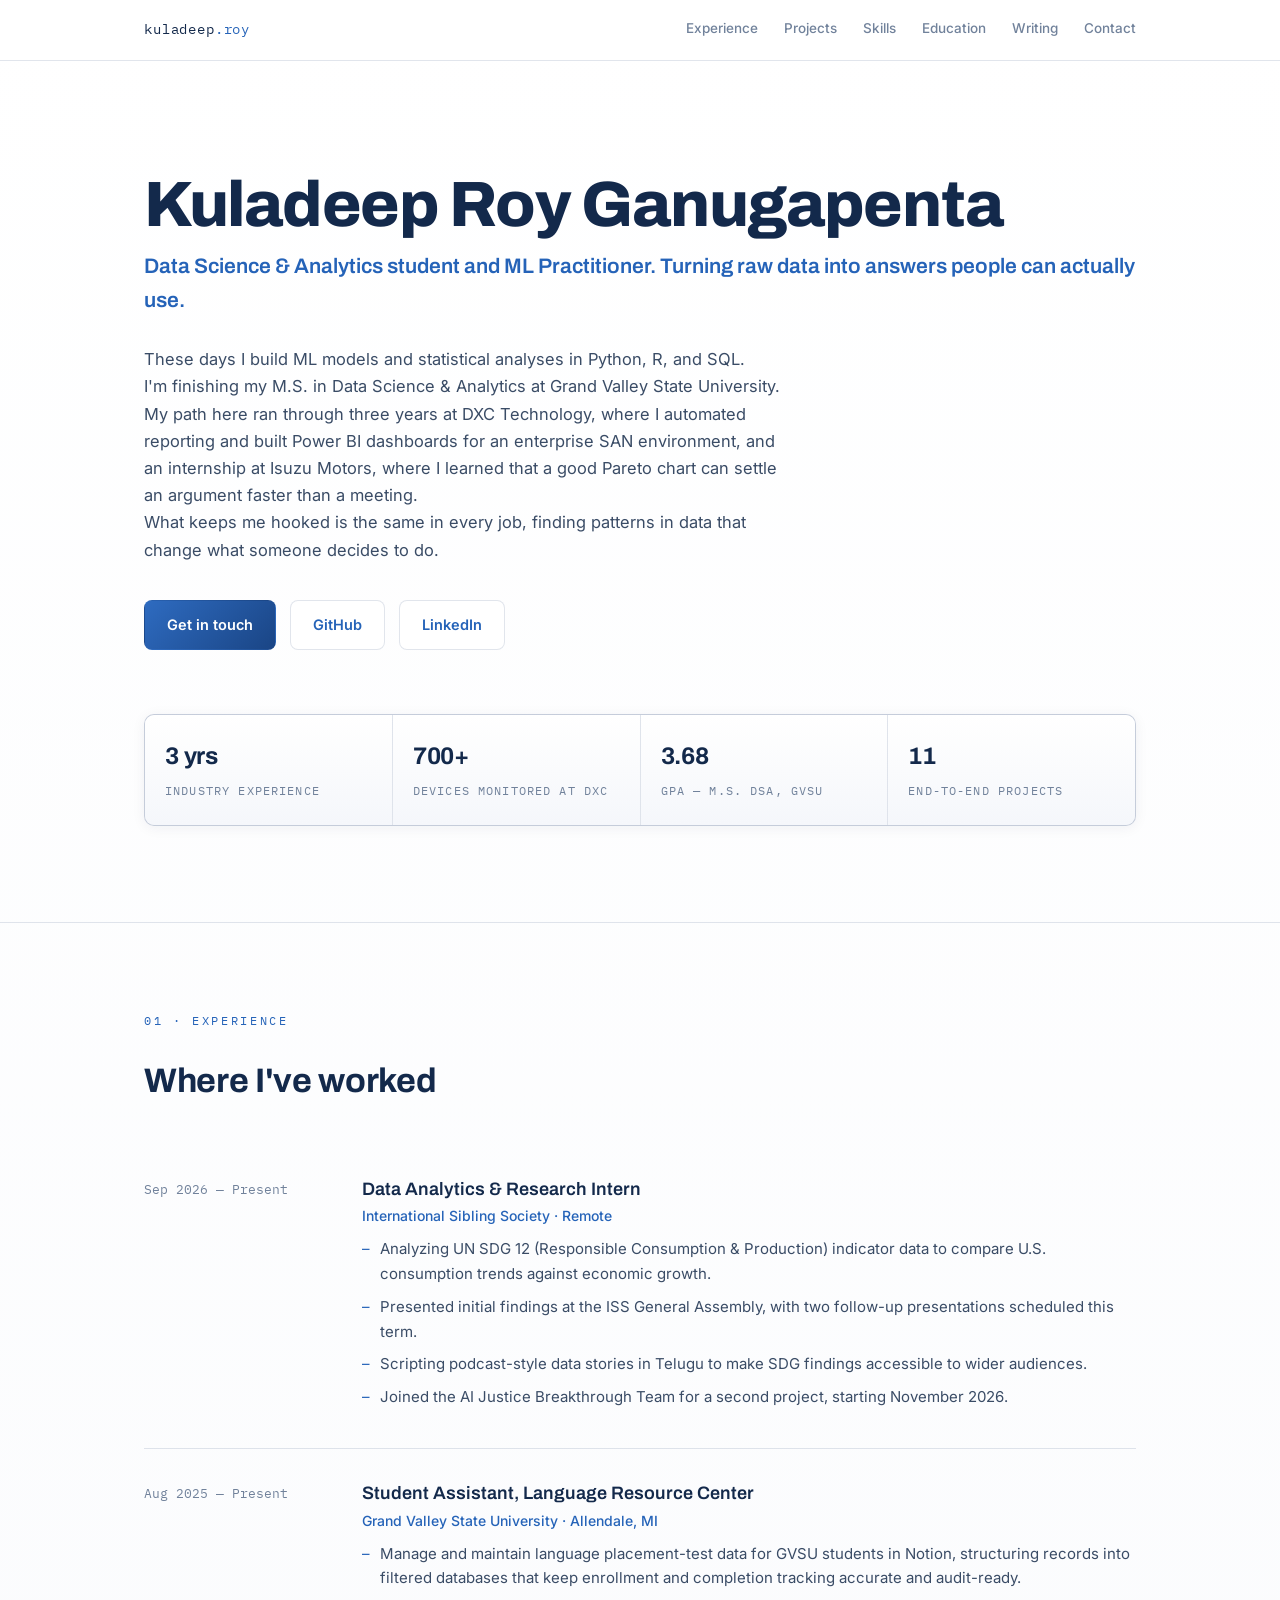
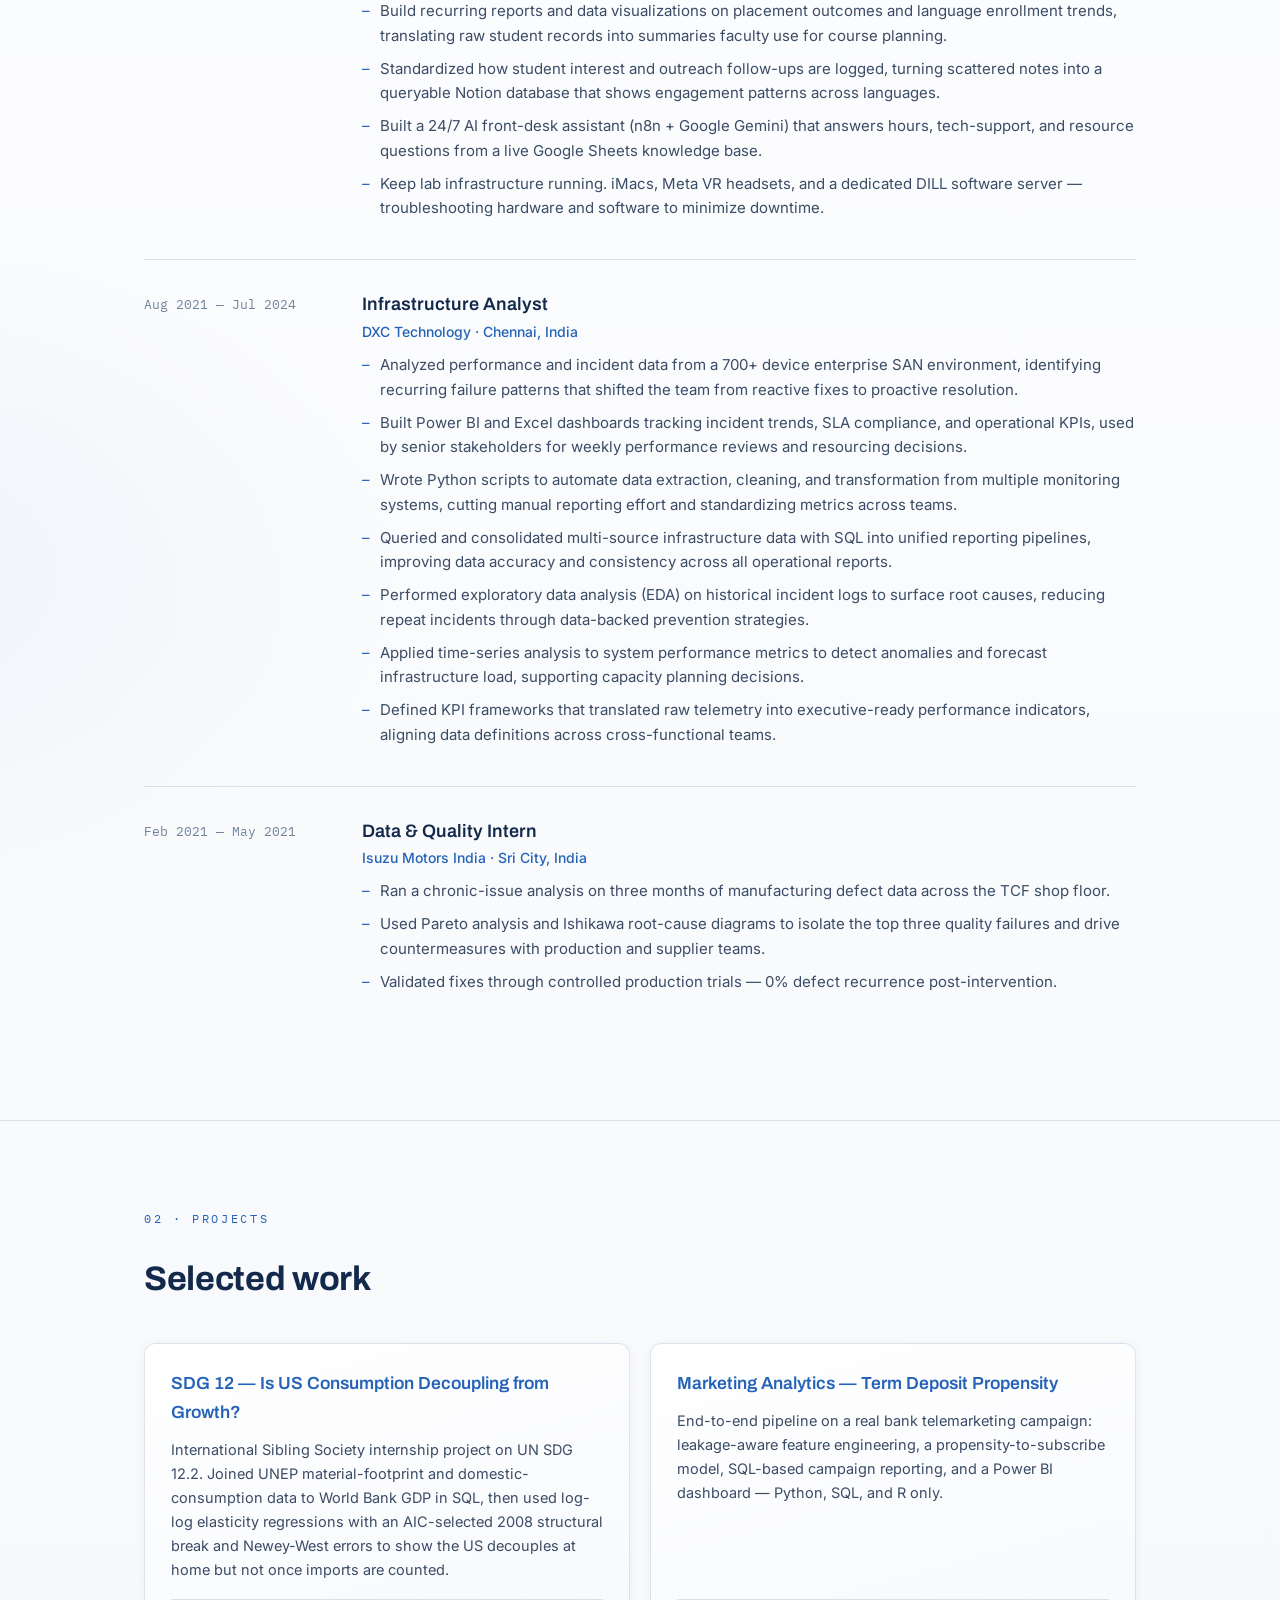
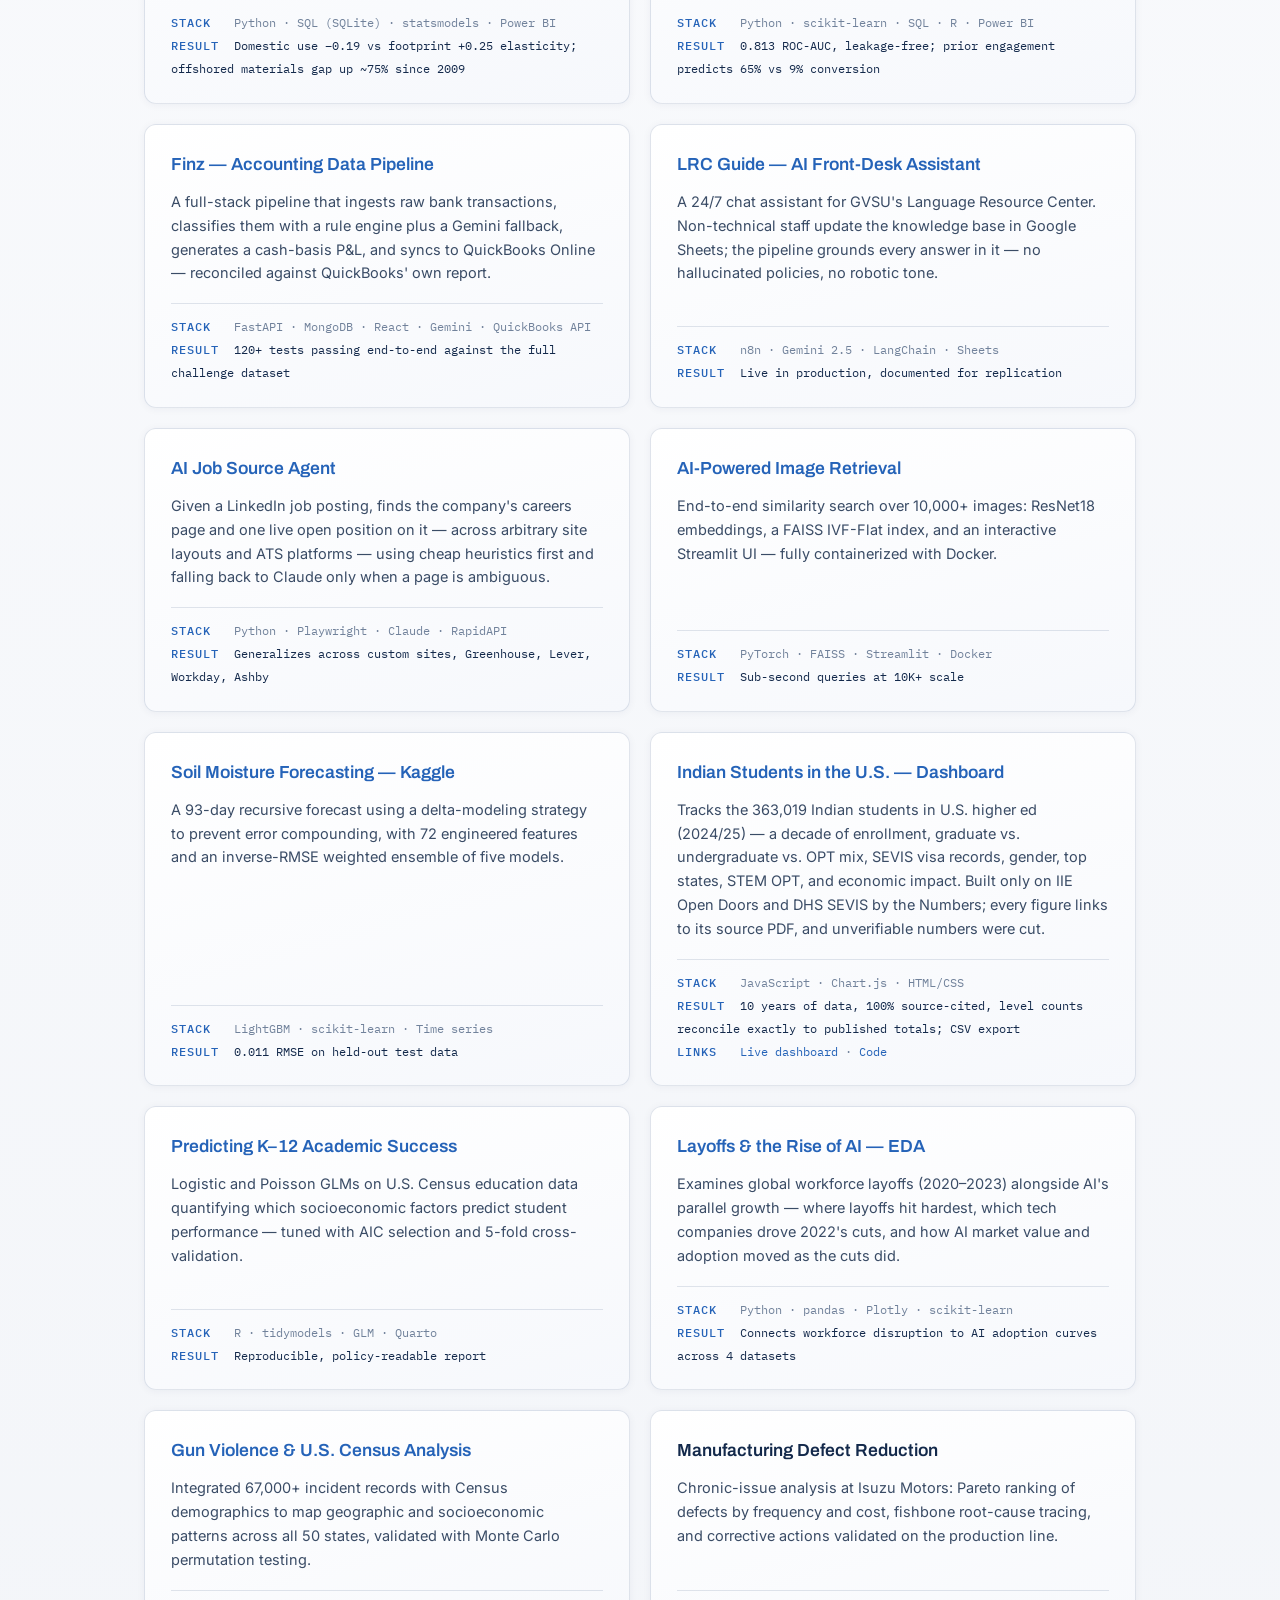
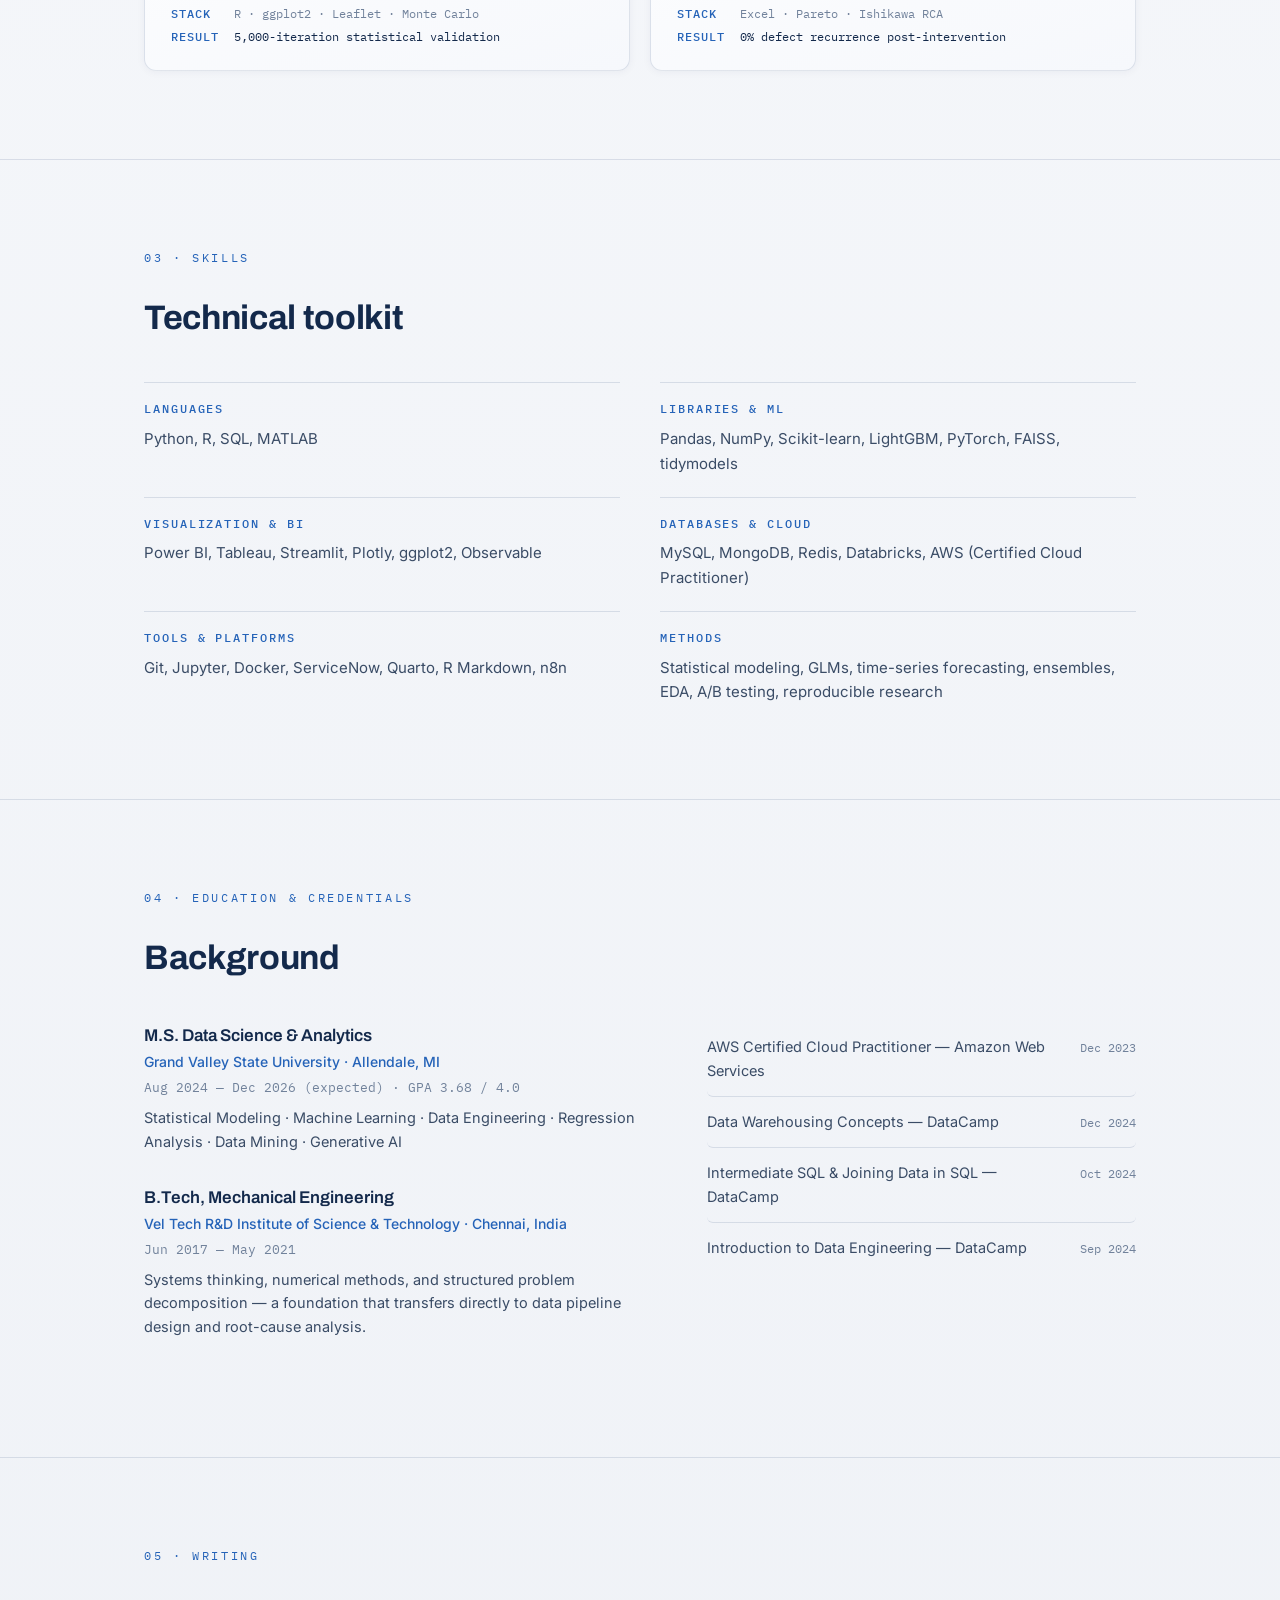
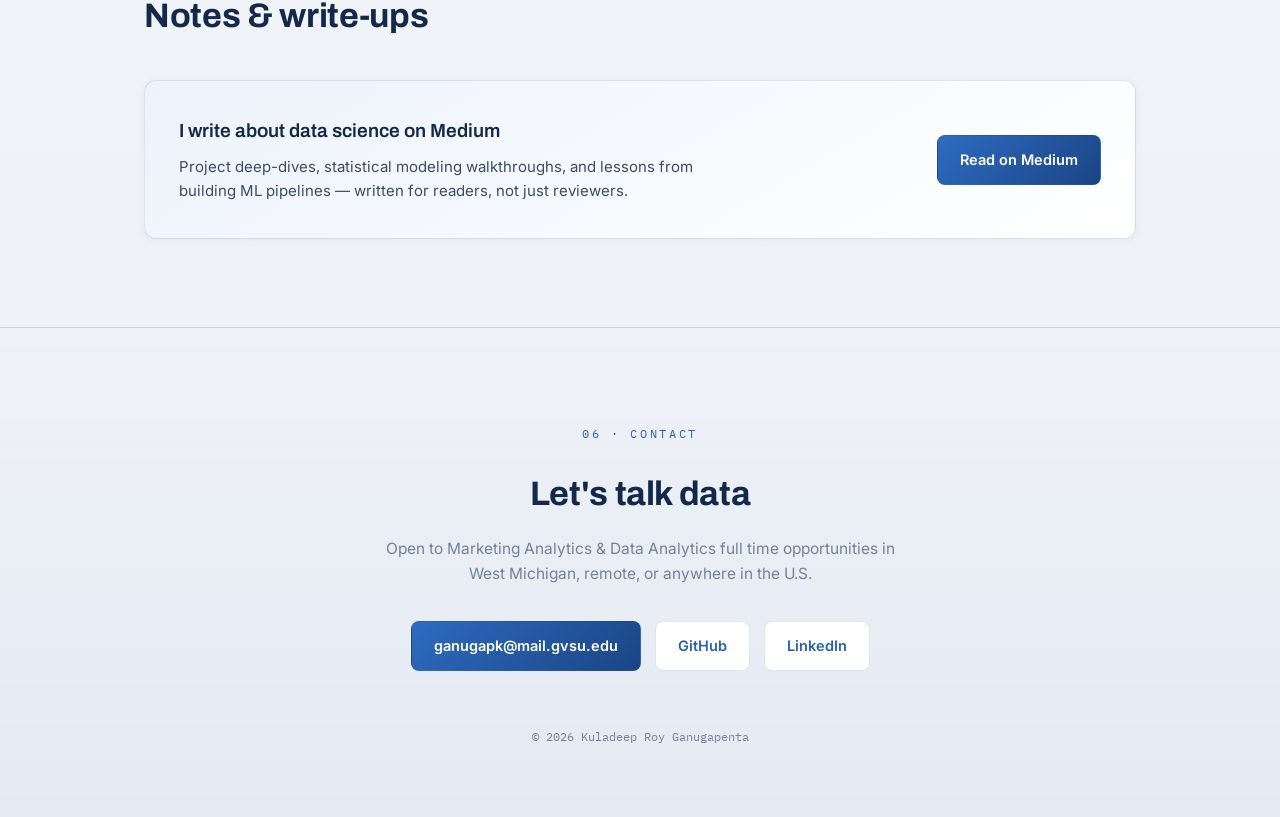
<file: index.html>
<!DOCTYPE html>
<html lang="en">
<head>
<meta charset="UTF-8" />
<meta name="viewport" content="width=device-width, initial-scale=1.0" />
<title>Kuladeep Roy Ganugapenta — Data Science &amp; Analytics</title>
<meta name="description" content="Portfolio of Kuladeep Roy Ganugapenta — M.S. Data Science & Analytics at Grand Valley State University. Python, R, SQL, ML pipelines, and BI dashboards." />

<!-- Google tag (gtag.js) -->
<script async src="https://www.googletagmanager.com/gtag/js?id=G-ZEEN16N4LJ"></script>
<script>
  window.dataLayer = window.dataLayer || [];
  function gtag(){dataLayer.push(arguments);}
  gtag('js', new Date());
  gtag('config', 'G-ZEEN16N4LJ');
</script>

<link rel="preconnect" href="https://fonts.googleapis.com" />
<link rel="preconnect" href="https://fonts.gstatic.com" crossorigin />
<link href="https://fonts.googleapis.com/css2?family=Archivo:wght@500;600;700;800&family=IBM+Plex+Mono:wght@400;500&family=Inter:wght@400;500;600&display=swap" rel="stylesheet" />

<style>
/* ================= COLOR SYSTEM (light gray & white, blue accents) =================
   Edit these eight values to retheme the whole site. */
:root{
  --paper:  #FAFBFD;   /* page background (near-white) */
  --mist:   #EEF1F6;   /* light gray wash */
  --panel:  #FFFFFF;   /* card surface */
  --line:   rgba(28,58,110,0.13); /* hairline borders */
  --blue:   #2563B8;   /* primary accent */
  --navy:   #13294B;   /* headings / dark text */
  --text:   #3A4C66;   /* body text */
  --dim:    #71829B;   /* secondary text */
}

/* ================= BASE ================= */
*{ margin:0; padding:0; box-sizing:border-box; }
html{ scroll-behavior:auto; }
@media (prefers-reduced-motion: no-preference){
  html{ scroll-behavior:smooth; }
}
@media (prefers-reduced-motion: reduce){
  *{
    animation-duration:0.001ms !important; animation-iteration-count:1 !important;
    transition-duration:0.001ms !important; scroll-behavior:auto !important;
  }
}
body{
  background:
    radial-gradient(1100px 520px at 85% -10%, rgba(37,99,184,0.08), transparent 62%),
    radial-gradient(900px 600px at -10% 30%, rgba(37,99,184,0.05), transparent 60%),
    linear-gradient(180deg, #FFFFFF 0%, var(--paper) 30%, var(--mist) 100%);
  background-color: var(--paper);
  color: var(--text);
  font-family: 'Inter', system-ui, sans-serif;
  font-size: 16px;
  line-height: 1.65;
  -webkit-font-smoothing: antialiased;
}
a{ color: var(--blue); text-decoration:none; transition: color .22s ease; }
a:hover{ color: var(--navy); }
a:focus-visible, button:focus-visible{ outline:2px solid var(--blue); outline-offset:3px; border-radius:2px; }
.wrap{ max-width:1040px; margin:0 auto; padding:0 24px; }
section{ padding:88px 0; border-top:1px solid var(--line); }

/* mono eyebrow labels — the ledger voice of the site */
.eyebrow{
  font-family:'IBM Plex Mono', monospace;
  font-size:12px; letter-spacing:0.22em; text-transform:uppercase;
  color:var(--blue); display:block; margin-bottom:22px;
}
h2{
  font-family:'Archivo', sans-serif; font-weight:700;
  font-size:clamp(26px,3.4vw,34px); letter-spacing:-0.01em;
  color:var(--navy); margin-bottom:36px;
}

/* ================= NAV ================= */
nav{
  position:sticky; top:0; z-index:10;
  background:rgba(255,255,255,0.88); backdrop-filter:blur(10px);
  border-bottom:1px solid var(--line);
  transition: box-shadow .3s ease;
}
nav.is-scrolled{ box-shadow:0 2px 20px rgba(19,41,75,0.08); }
.nav-inner{ display:flex; align-items:center; justify-content:space-between; height:60px; }
.brand{ font-family:'IBM Plex Mono', monospace; font-size:14px; color:var(--navy); letter-spacing:0.06em; }
.brand span{ color:var(--blue); }
.nav-links{ display:flex; gap:26px; }
.nav-links a{
  position:relative; font-size:13.5px; color:var(--dim); font-weight:500;
  padding-bottom:4px;
}
.nav-links a::after{
  content:""; position:absolute; left:0; bottom:0; width:100%; height:1.5px;
  background:var(--blue); transform:scaleX(0); transform-origin:left;
  transition: transform .3s cubic-bezier(.4,0,.2,1);
}
.nav-links a:hover{ color:var(--navy); }
.nav-links a:hover::after{ transform:scaleX(1); }

/* ================= HERO ================= */
header.hero{ padding:110px 0 96px; }
.hero-tag{
  font-family:'IBM Plex Mono', monospace; font-size:13px;
  color:var(--blue); letter-spacing:0.18em; text-transform:uppercase; margin-bottom:26px; display:block;
}
h1{
  font-family:'Archivo', sans-serif; font-weight:800;
  font-size:clamp(38px,6vw,64px); line-height:1.06; letter-spacing:-0.02em;
  color:var(--navy); margin-bottom:10px;
}
h1 .accent{
  background:linear-gradient(100deg, #3D7BD0 0%, #1A4585 90%);
  -webkit-background-clip:text; background-clip:text; color:transparent;
}
.hero-role{
  font-family:'Archivo', sans-serif; font-weight:600; font-size:clamp(17px,2.2vw,21px);
  color:var(--blue); margin-bottom:28px;
}
.hero-summary{ max-width:640px; color:var(--text); font-size:16.5px; margin-bottom:36px; }
.hero-actions{ display:flex; flex-wrap:wrap; gap:14px; margin-bottom:44px; }
.btn{
  display:inline-block; padding:12px 22px; border-radius:8px;
  font-weight:600; font-size:14.5px; border:1px solid transparent;
  transition: background .25s ease, border-color .25s ease, color .25s ease,
              transform .25s cubic-bezier(.4,0,.2,1), box-shadow .25s ease;
}
.btn-primary{ background:linear-gradient(135deg, #2E6BC0, #1A4585); color:#fff; }
.btn-primary:hover{
  background:linear-gradient(135deg, #3B7BD4, #205098); color:#fff;
  transform:translateY(-2px); box-shadow:0 10px 22px rgba(37,99,184,0.3);
}
.btn-ghost{ border-color:var(--line); color:var(--blue); background:#FFFFFF; }
.btn-ghost:hover{
  border-color:var(--blue); color:var(--navy);
  transform:translateY(-2px); box-shadow:0 8px 18px rgba(19,41,75,0.1);
}
.btn:active{ transform:translateY(0); box-shadow:none; }
.hero-meta{
  font-family:'IBM Plex Mono', monospace; font-size:13px; color:var(--dim);
  display:flex; flex-wrap:wrap; gap:10px 28px;
}
.hero-meta span::before{ content:"▸ "; color:var(--blue); }

/* ================= HERO ENTRANCE ================= */
@keyframes fadeUpIn{ from{ opacity:0; transform:translateY(18px); } to{ opacity:1; transform:translateY(0); } }
@media (prefers-reduced-motion: no-preference){
  .hero-tag{ animation:fadeUpIn .7s cubic-bezier(.2,.7,.2,1) both; }
  h1{ animation:fadeUpIn .7s cubic-bezier(.2,.7,.2,1) .06s both; }
  .hero-role{ animation:fadeUpIn .7s cubic-bezier(.2,.7,.2,1) .13s both; }
  .hero-summary{ animation:fadeUpIn .7s cubic-bezier(.2,.7,.2,1) .2s both; }
  .hero-actions{ animation:fadeUpIn .7s cubic-bezier(.2,.7,.2,1) .27s both; }
  .facts{ animation:fadeUpIn .7s cubic-bezier(.2,.7,.2,1) .34s both; }
}

/* ================= FACT STRIP ================= */
.facts{
  display:grid; grid-template-columns:repeat(4,1fr); gap:1px;
  background:var(--line); border:1px solid var(--line); border-radius:10px; overflow:hidden;
  margin-top:64px;
  box-shadow:0 2px 14px rgba(19,41,75,0.06);
}
.fact{
  background:linear-gradient(180deg, #FFFFFF, #F5F7FB); padding:22px 20px;
  transition: background .3s ease, transform .3s ease;
}
.fact:hover{ background:linear-gradient(180deg, #FFFFFF, #EEF3FB); transform:translateY(-2px); }
.fact strong{
  display:block; font-family:'Archivo', sans-serif; font-weight:700;
  font-size:24px; color:var(--navy); letter-spacing:-0.01em;
}
.fact small{
  font-family:'IBM Plex Mono', monospace; font-size:11.5px; letter-spacing:0.1em;
  text-transform:uppercase; color:var(--dim);
}

/* ================= EXPERIENCE ================= */
.job{ display:grid; grid-template-columns:190px 1fr; gap:28px; padding:30px 0; border-bottom:1px solid var(--line); }
.job:last-child{ border-bottom:none; }
.job-when{ font-family:'IBM Plex Mono', monospace; font-size:12.5px; color:var(--dim); padding-top:4px; }
.job h3{ font-family:'Archivo', sans-serif; font-weight:600; font-size:18px; color:var(--navy); }
.job .org{ font-size:14px; color:var(--blue); font-weight:500; margin-bottom:10px; }
.job ul{ list-style:none; }
.job li{ padding-left:18px; position:relative; margin-bottom:8px; font-size:15px; color:var(--text); }
.job li::before{ content:"–"; position:absolute; left:0; color:var(--blue); }

/* ================= PROJECTS ================= */
.projects-grid{ display:grid; grid-template-columns:1fr 1fr; gap:20px; }
.project{
  background:linear-gradient(165deg, #FFFFFF 0%, #F6F8FC 100%);
  border:1px solid var(--line); border-radius:12px; padding:26px 26px 22px;
  display:flex; flex-direction:column;
  box-shadow:0 1px 8px rgba(19,41,75,0.05);
  transition: transform .32s cubic-bezier(.2,.7,.2,1), box-shadow .32s ease, border-color .32s ease;
}
.project:hover{
  border-color:rgba(37,99,184,0.4);
  transform:translateY(-6px);
  box-shadow:0 18px 34px rgba(19,41,75,0.13);
}
.project h3{ font-family:'Archivo', sans-serif; font-weight:600; font-size:17.5px; color:var(--navy); margin-bottom:10px; }
.project p{ font-size:14.5px; color:var(--text); margin-bottom:18px; flex:1; }
.project .row{
  font-family:'IBM Plex Mono', monospace; font-size:12px; line-height:1.9;
  border-top:1px solid var(--line); padding-top:12px; color:var(--dim);
}
.project .row b{ color:var(--blue); font-weight:500; letter-spacing:0.08em; }
.project .row span{ color:var(--navy); }

/* ================= SKILLS ================= */
.skills-grid{ display:grid; grid-template-columns:1fr 1fr; gap:14px 40px; }
.skill-group{ border-top:1px solid var(--line); padding:16px 0 6px; }
.skill-group h3{
  font-family:'IBM Plex Mono', monospace; font-size:12px; letter-spacing:0.16em;
  text-transform:uppercase; color:var(--blue); margin-bottom:8px; font-weight:500;
}
.skill-group p{ font-size:15px; color:var(--text); }

/* ================= EDUCATION / CERTS ================= */
.two-col{ display:grid; grid-template-columns:1.2fr 1fr; gap:48px; }
.edu{ margin-bottom:30px; }
.edu h3{ font-family:'Archivo', sans-serif; font-weight:600; font-size:17px; color:var(--navy); }
.edu .org{ color:var(--blue); font-size:14px; font-weight:500; }
.edu .when{ font-family:'IBM Plex Mono', monospace; font-size:12.5px; color:var(--dim); margin:4px 0 8px; }
.edu p{ font-size:14.5px; color:var(--text); }
.cert{
  display:flex; justify-content:space-between; gap:16px; padding:13px 0 13px 0;
  border-bottom:1px solid var(--line); font-size:14.5px; border-radius:6px;
  transition: padding-left .25s ease, background .25s ease;
}
.cert:hover{ padding-left:10px; background:rgba(37,99,184,0.05); }
.cert:last-child{ border-bottom:none; }
.cert em{ font-style:normal; color:var(--dim); font-family:'IBM Plex Mono', monospace; font-size:12px; white-space:nowrap; padding-top:3px; }

/* ================= WRITING ================= */
.writing-card{
  background:linear-gradient(150deg, #EDF3FB, #FFFFFF);
  border:1px solid var(--line); border-radius:12px; padding:34px;
  display:flex; justify-content:space-between; align-items:center; gap:24px; flex-wrap:wrap;
  box-shadow:0 1px 10px rgba(19,41,75,0.05);
  transition: box-shadow .32s ease, transform .32s ease;
}
.writing-card:hover{ box-shadow:0 16px 30px rgba(19,41,75,0.1); transform:translateY(-3px); }
.writing-card p{ max-width:520px; color:var(--text); font-size:15px; }
.writing-card h3{ font-family:'Archivo', sans-serif; font-weight:600; font-size:19px; color:var(--navy); margin-bottom:8px; }

/* ================= FOOTER / CONTACT ================= */
footer{ padding:96px 0 70px; border-top:1px solid var(--line); text-align:center; background:linear-gradient(180deg, transparent, rgba(37,99,184,0.05)); }
footer h2{ margin-bottom:14px; }
footer .sub{ color:var(--dim); max-width:520px; margin:0 auto 34px; font-size:15.5px; }
.foot-links{ display:flex; justify-content:center; flex-wrap:wrap; gap:14px; margin-bottom:56px; }
.copyright{ font-family:'IBM Plex Mono', monospace; font-size:12px; color:var(--dim); }

/* ================= SCROLL REVEAL ================= */
.reveal{
  opacity:0; transform:translateY(22px);
  transition: opacity .7s ease, transform .7s cubic-bezier(.2,.7,.2,1);
}
.reveal.is-visible{ opacity:1; transform:translateY(0); }
@media (prefers-reduced-motion: reduce){
  .reveal{ opacity:1; transform:none; transition:none; }
}

/* ================= RESPONSIVE ================= */
@media (max-width:820px){
  .facts{ grid-template-columns:1fr 1fr; }
  .projects-grid, .skills-grid, .two-col{ grid-template-columns:1fr; }
  .job{ grid-template-columns:1fr; gap:6px; }
  .nav-links{ display:none; }
  section{ padding:64px 0; }
}
</style>
</head>
<body>

<!-- ================= NAV ================= -->
<nav>
  <div class="wrap nav-inner">
    <div class="brand">kuladeep<span>.roy</span></div>
    <div class="nav-links">
      <a href="#experience">Experience</a>
      <a href="#projects">Projects</a>
      <a href="#skills">Skills</a>
      <a href="#education">Education</a>
      <a href="#writing">Writing</a>
      <a href="#contact">Contact</a>
    </div>
  </div>
</nav>
<!-- ================= HERO — EDIT: name, role, summary, links ================= -->
<header class="hero">
  <div class="wrap">
    <h1>Kuladeep Roy Ganugapenta</h1>
    <p class="hero-role">Data Science &amp; Analytics student and ML Practitioner. Turning raw data into answers people can actually use.</p>
    <p class="hero-summary">
      These days I build ML models and statistical analyses in Python, R, and SQL.<br />
      I'm finishing my M.S. in Data Science &amp; Analytics at Grand Valley State University. My path here ran through three years at DXC Technology, where I automated reporting and built Power BI dashboards for an enterprise SAN environment,
      and an internship at Isuzu Motors, where I learned that a good Pareto chart can settle an argument faster than a meeting.<br />
      What keeps me hooked is the same in every job, finding patterns in data that change what someone decides to do.
    </p>
    <div class="hero-actions">
      <a class="btn btn-primary" href="mailto:ganugapk@mail.gvsu.edu">Get in touch</a>
      <a class="btn btn-ghost" href="https://github.com/kdeepr" target="_blank" rel="noopener">GitHub</a>
      <a class="btn btn-ghost" href="https://www.linkedin.com/in/kuladeep-roy-813854210/" target="_blank" rel="noopener">LinkedIn</a>
    </div>

    <!-- EDIT: headline numbers -->
    <div class="facts">
      <div class="fact"><strong>3 yrs</strong><small>Industry experience</small></div>
      <div class="fact"><strong>700+</strong><small>Devices monitored at DXC</small></div>
      <div class="fact"><strong>3.68</strong><small>GPA — M.S. DSA, GVSU</small></div>
      <div class="fact"><strong>11</strong><small>End-to-end projects</small></div>
    </div>
  </div>
</header>

<!-- ================= EXPERIENCE — EDIT: add/remove .job blocks ================= -->
<section id="experience">
  <div class="wrap">
    <span class="eyebrow">01 · Experience</span>
    <h2>Where I've worked</h2>

    <div class="job reveal">
      <div class="job-when">Sep 2026 — Present</div>
      <div>
        <h3>Data Analytics &amp; Research Intern</h3>
        <div class="org"><a href="https://www.issnow.earth" target="_blank" rel="noopener">International Sibling Society</a> · Remote</div>
        <ul>
          <li>Analyzing UN SDG 12 (Responsible Consumption &amp; Production) indicator data to compare U.S. consumption trends against economic growth.</li>
          <li>Presented initial findings at the ISS General Assembly, with two follow-up presentations scheduled this term.</li>
          <li>Scripting podcast-style data stories in Telugu to make SDG findings accessible to wider audiences.</li>
          <li>Joined the AI Justice Breakthrough Team for a second project, starting November 2026.</li>
        </ul>
      </div>
    </div>

    <div class="job reveal">
      <div class="job-when">Aug 2025 — Present</div>
      <div>
        <h3>Student Assistant, Language Resource Center</h3>
        <div class="org">Grand Valley State University · Allendale, MI</div>
        <ul>
          <li>Manage and maintain language placement-test data for GVSU students in Notion, structuring records into filtered databases that keep enrollment and completion tracking accurate and audit-ready.</li>
          <li>Build recurring reports and data visualizations on placement outcomes and language enrollment trends, translating raw student records into summaries faculty use for course planning.</li>
          <li>Standardized how student interest and outreach follow-ups are logged, turning scattered notes into a queryable Notion database that shows engagement patterns across languages.</li>
          <li>Built a 24/7 AI front-desk assistant (n8n + Google Gemini) that answers hours, tech-support, and resource questions from a live Google Sheets knowledge base.</li>
          <li>Keep lab infrastructure running. iMacs, Meta VR headsets, and a dedicated DILL software server — troubleshooting hardware and software to minimize downtime.</li>
        </ul>
      </div>
    </div>

    <div class="job reveal">
      <div class="job-when">Aug 2021 — Jul 2024</div>
      <div>
        <h3>Infrastructure Analyst</h3>
        <div class="org">DXC Technology · Chennai, India</div>
        <ul>
          <li>Analyzed performance and incident data from a 700+ device enterprise SAN environment, identifying recurring failure patterns that shifted the team from reactive fixes to proactive resolution.</li>
          <li>Built Power BI and Excel dashboards tracking incident trends, SLA compliance, and operational KPIs, used by senior stakeholders for weekly performance reviews and resourcing decisions.</li>
          <li>Wrote Python scripts to automate data extraction, cleaning, and transformation from multiple monitoring systems, cutting manual reporting effort and standardizing metrics across teams.</li>
          <li>Queried and consolidated multi-source infrastructure data with SQL into unified reporting pipelines, improving data accuracy and consistency across all operational reports.</li>
          <li>Performed exploratory data analysis (EDA) on historical incident logs to surface root causes, reducing repeat incidents through data-backed prevention strategies.</li>
          <li>Applied time-series analysis to system performance metrics to detect anomalies and forecast infrastructure load, supporting capacity planning decisions.</li>
          <li>Defined KPI frameworks that translated raw telemetry into executive-ready performance indicators, aligning data definitions across cross-functional teams.</li>
        </ul>
      </div>
    </div>

    <div class="job reveal">
      <div class="job-when">Feb 2021 — May 2021</div>
      <div>
        <h3>Data &amp; Quality Intern</h3>
        <div class="org">Isuzu Motors India · Sri City, India</div>
        <ul>
          <li>Ran a chronic-issue analysis on three months of manufacturing defect data across the TCF shop floor.</li>
          <li>Used Pareto analysis and Ishikawa root-cause diagrams to isolate the top three quality failures and drive countermeasures with production and supplier teams.</li>
          <li>Validated fixes through controlled production trials — 0% defect recurrence post-intervention.</li>
        </ul>
      </div>
    </div>
  </div>
</section>

<!-- ================= PROJECTS — EDIT: copy a .project block to add one ================= -->
<section id="projects">
  <div class="wrap">
    <span class="eyebrow">02 · Projects</span>
    <h2>Selected work</h2>
    <div class="projects-grid">

      <article class="project reveal">
        <h3>
          <a href="https://github.com/kdeepr/sdg12-us-decoupling" target="_blank" rel="noopener noreferrer">
            SDG 12 — Is US Consumption Decoupling from Growth?
          </a>
        </h3>
        <p>International Sibling Society internship project on UN SDG 12.2. Joined UNEP material-footprint and domestic-consumption data to World Bank GDP in SQL, then used log-log elasticity regressions with an AIC-selected 2008 structural break and Newey-West errors to show the US decouples at home but not once imports are counted.</p>
        <div class="row">
          <b>STACK&nbsp;&nbsp;</b> Python · SQL (SQLite) · statsmodels · Power BI<br />
          <b>RESULT&nbsp;</b> <span>Domestic use −0.19 vs footprint +0.25 elasticity; offshored materials gap up ~75% since 2009</span>
        </div>
      </article>

      <article class="project reveal">
        <h3>
          <a href="https://github.com/kdeepr/marketing-analytics" target="_blank" rel="noopener noreferrer">
            Marketing Analytics — Term Deposit Propensity
          </a>
        </h3>
        <p>End-to-end pipeline on a real bank telemarketing campaign: leakage-aware feature engineering, a propensity-to-subscribe model, SQL-based campaign reporting, and a Power BI dashboard — Python, SQL, and R only.</p>
        <div class="row">
          <b>STACK&nbsp;&nbsp;</b> Python · scikit-learn · SQL · R · Power BI<br />
          <b>RESULT&nbsp;</b> <span>0.813 ROC-AUC, leakage-free; prior engagement predicts 65% vs 9% conversion</span>
        </div>
      </article>

      <article class="project reveal">
        <h3>
          <a href="https://github.com/kdeepr/Finz-pipeline" target="_blank" rel="noopener noreferrer">
            Finz — Accounting Data Pipeline
          </a>
        </h3>
        <p>A full-stack pipeline that ingests raw bank transactions, classifies them with a rule engine plus a Gemini fallback, generates a cash-basis P&amp;L, and syncs to QuickBooks Online — reconciled against QuickBooks' own report.</p>
        <div class="row">
          <b>STACK&nbsp;&nbsp;</b> FastAPI · MongoDB · React · Gemini · QuickBooks API<br />
          <b>RESULT&nbsp;</b> <span>120+ tests passing end-to-end against the full challenge dataset</span>
        </div>
      </article>

      <article class="project reveal">
        <h3>
          <a href="https://github.com/kdeepr/Language-Resource-center-AI-Assistant" target="_blank" rel="noopener noreferrer">
            LRC Guide — AI Front-Desk Assistant
          </a>
        </h3>
        <p>A 24/7 chat assistant for GVSU's Language Resource Center. Non-technical staff update the knowledge base in Google Sheets; the pipeline grounds every answer in it — no hallucinated policies, no robotic tone.</p>
        <div class="row">
          <b>STACK&nbsp;&nbsp;</b> n8n · Gemini 2.5 · LangChain · Sheets<br />
          <b>RESULT&nbsp;</b> <span>Live in production, documented for replication</span>
        </div>
      </article>

      <article class="project reveal">
        <h3>
          <a href="https://github.com/kdeepr/ai-job-source-agent" target="_blank" rel="noopener noreferrer">
            AI Job Source Agent
          </a>
        </h3>
        <p>Given a LinkedIn job posting, finds the company's careers page and one live open position on it — across arbitrary site layouts and ATS platforms — using cheap heuristics first and falling back to Claude only when a page is ambiguous.</p>
        <div class="row">
          <b>STACK&nbsp;&nbsp;</b> Python · Playwright · Claude · RapidAPI<br />
          <b>RESULT&nbsp;</b> <span>Generalizes across custom sites, Greenhouse, Lever, Workday, Ashby</span>
        </div>
      </article>

      <article class="project reveal">
        <h3>
          <a href="https://github.com/kdeepr/AI-Powered-Image-Retrieval-Vector-Database" target="_blank" rel="noopener noreferrer">
            AI-Powered Image Retrieval
          </a>
        </h3>
        <p>End-to-end similarity search over 10,000+ images: ResNet18 embeddings, a FAISS IVF-Flat index, and an interactive Streamlit UI — fully containerized with Docker.</p>
        <div class="row">
          <b>STACK&nbsp;&nbsp;</b> PyTorch · FAISS · Streamlit · Docker<br />
          <b>RESULT&nbsp;</b> <span>Sub-second queries at 10K+ scale</span>
        </div>
      </article>

      <article class="project reveal">
        <h3>
          <a href="https://github.com/kdeepr/Soil-Moisture-Predictive-Modeling" target="_blank" rel="noopener noreferrer">
            Soil Moisture Forecasting — Kaggle
          </a>
        </h3>
        <p>A 93-day recursive forecast using a delta-modeling strategy to prevent error compounding, with 72 engineered features and an inverse-RMSE weighted ensemble of five models.</p>
        <div class="row">
          <b>STACK&nbsp;&nbsp;</b> LightGBM · scikit-learn · Time series<br />
          <b>RESULT&nbsp;</b> <span>0.011 RMSE on held-out test data</span>
        </div>
      </article>

      <article class="project reveal">
        <h3>
          <a href="https://india-students-dashboard.vercel.app" target="_blank" rel="noopener noreferrer">
            Indian Students in the U.S. — Dashboard
          </a>
        </h3>
        <p>Tracks the 363,019 Indian students in U.S. higher ed (2024/25) — a decade of enrollment, graduate vs. undergraduate vs. OPT mix, SEVIS visa records, gender, top states, STEM OPT, and economic impact. Built only on IIE Open Doors and DHS SEVIS by the Numbers; every figure links to its source PDF, and unverifiable numbers were cut.</p>
        <div class="row">
          <b>STACK&nbsp;&nbsp;</b> JavaScript · Chart.js · HTML/CSS<br />
          <b>RESULT&nbsp;</b> <span>10 years of data, 100% source-cited, level counts reconcile exactly to published totals; CSV export</span><br />
          <b>LINKS&nbsp;&nbsp;</b> <a href="https://india-students-dashboard.vercel.app" target="_blank" rel="noopener noreferrer">Live dashboard</a> · <a href="https://github.com/kdeepr/india-students-dashboard" target="_blank" rel="noopener noreferrer">Code</a>
        </div>
      </article>

      <article class="project reveal">
        <h3>
          <a href="https://github.com/kdeepr/Predicting-k-12-Success-using-generalized-linear-models" target="_blank" rel="noopener noreferrer">
            Predicting K–12 Academic Success
          </a>
        </h3>
        <p>Logistic and Poisson GLMs on U.S. Census education data quantifying which socioeconomic factors predict student performance — tuned with AIC selection and 5-fold cross-validation.</p>
        <div class="row">
          <b>STACK&nbsp;&nbsp;</b> R · tidymodels · GLM · Quarto<br />
          <b>RESULT&nbsp;</b> <span>Reproducible, policy-readable report</span>
        </div>
      </article>

      <article class="project reveal">
        <h3>
          <a href="https://github.com/kdeepr/Exploratory-Data-Analysis-on-Layoffs-and-Impact-on-AI" target="_blank" rel="noopener noreferrer">
            Layoffs &amp; the Rise of AI — EDA
          </a>
        </h3>
        <p>Examines global workforce layoffs (2020–2023) alongside AI's parallel growth — where layoffs hit hardest, which tech companies drove 2022's cuts, and how AI market value and adoption moved as the cuts did.</p>
        <div class="row">
          <b>STACK&nbsp;&nbsp;</b> Python · pandas · Plotly · scikit-learn<br />
          <b>RESULT&nbsp;</b> <span>Connects workforce disruption to AI adoption curves across 4 datasets</span>
        </div>
      </article>

      <article class="project reveal">
        <h3>
          <a href="https://github.com/kdeepr/US-gun-violence-data-analysis-in-R" target="_blank" rel="noopener noreferrer">
            Gun Violence &amp; U.S. Census Analysis
          </a>
        </h3>
        <p>Integrated 67,000+ incident records with Census demographics to map geographic and socioeconomic patterns across all 50 states, validated with Monte Carlo permutation testing.</p>
        <div class="row">
          <b>STACK&nbsp;&nbsp;</b> R · ggplot2 · Leaflet · Monte Carlo<br />
          <b>RESULT&nbsp;</b> <span>5,000-iteration statistical validation</span>
        </div>
      </article>

      <article class="project reveal">
        <h3>Manufacturing Defect Reduction</h3>
        <p>Chronic-issue analysis at Isuzu Motors: Pareto ranking of defects by frequency and cost, fishbone root-cause tracing, and corrective actions validated on the production line.</p>
        <div class="row">
          <b>STACK&nbsp;&nbsp;</b> Excel · Pareto · Ishikawa RCA<br />
          <b>RESULT&nbsp;</b> <span>0% defect recurrence post-intervention</span>
        </div>
      </article>

    </div>
  </div>
</section>

<!-- ================= SKILLS — EDIT: text inside each group ================= -->
<section id="skills">
  <div class="wrap">
    <span class="eyebrow">03 · Skills</span>
    <h2>Technical toolkit</h2>
    <div class="skills-grid">
      <div class="skill-group reveal"><h3>Languages</h3><p>Python, R, SQL, MATLAB</p></div>
      <div class="skill-group reveal"><h3>Libraries &amp; ML</h3><p>Pandas, NumPy, Scikit-learn, LightGBM, PyTorch, FAISS, tidymodels</p></div>
      <div class="skill-group reveal"><h3>Visualization &amp; BI</h3><p>Power BI, Tableau, Streamlit, Plotly, ggplot2, Observable</p></div>
      <div class="skill-group reveal"><h3>Databases &amp; Cloud</h3><p>MySQL, MongoDB, Redis, Databricks, AWS (Certified Cloud Practitioner)</p></div>
      <div class="skill-group reveal"><h3>Tools &amp; Platforms</h3><p>Git, Jupyter, Docker, ServiceNow, Quarto, R Markdown, n8n</p></div>
      <div class="skill-group reveal"><h3>Methods</h3><p>Statistical modeling, GLMs, time-series forecasting, ensembles, EDA, A/B testing, reproducible research</p></div>
    </div>
  </div>
</section>

<!-- ================= EDUCATION & CERTIFICATIONS ================= -->
<section id="education">
  <div class="wrap">
    <span class="eyebrow">04 · Education &amp; Credentials</span>
    <h2>Background</h2>
    <div class="two-col">
      <div>
        <div class="edu reveal">
          <h3>M.S. Data Science &amp; Analytics</h3>
          <div class="org">Grand Valley State University · Allendale, MI</div>
          <div class="when">Aug 2024 — Dec 2026 (expected) · GPA 3.68 / 4.0</div>
          <p>Statistical Modeling · Machine Learning · Data Engineering · Regression Analysis · Data Mining · Generative AI</p>
        </div>
        <div class="edu reveal">
          <h3>B.Tech, Mechanical Engineering</h3>
          <div class="org">Vel Tech R&amp;D Institute of Science &amp; Technology · Chennai, India</div>
          <div class="when">Jun 2017 — May 2021</div>
          <p>Systems thinking, numerical methods, and structured problem decomposition — a foundation that transfers directly to data pipeline design and root-cause analysis.</p>
        </div>
      </div>
      <div>
        <div class="cert"><span>AWS Certified Cloud Practitioner — Amazon Web Services</span><em>Dec 2023</em></div>
        <div class="cert"><span>Data Warehousing Concepts — DataCamp</span><em>Dec 2024</em></div>
        <div class="cert"><span>Intermediate SQL &amp; Joining Data in SQL — DataCamp</span><em>Oct 2024</em></div>
        <div class="cert"><span>Introduction to Data Engineering — DataCamp</span><em>Sep 2024</em></div>
      </div>
    </div>
  </div>
</section>

<!-- ================= WRITING — EDIT: replace # with your Medium profile URL ================= -->
<section id="writing">
  <div class="wrap">
    <span class="eyebrow">05 · Writing</span>
    <h2>Notes &amp; write-ups</h2>
    <div class="writing-card reveal">
      <div>
        <h3>I write about data science on Medium</h3>
        <p>Project deep-dives, statistical modeling walkthroughs, and lessons from building ML pipelines — written for readers, not just reviewers.</p>
      </div>
      <!-- EDIT: paste your Medium profile URL below -->
      <a class="btn btn-primary" href="https://medium.com/@YOUR-MEDIUM-USERNAME" target="_blank" rel="noopener">Read on Medium</a>
    </div>
  </div>
</section>

<!-- ================= CONTACT ================= -->
<footer id="contact">
  <div class="wrap">
    <span class="eyebrow">06 · Contact</span>
    <h2>Let's talk data</h2>
    <p class="sub">Open to Marketing Analytics & Data Analytics full time opportunities in West Michigan, remote, or anywhere in the U.S.</p>
    <div class="foot-links">
      <a class="btn btn-primary" href="mailto:ganugapk@mail.gvsu.edu">ganugapk@mail.gvsu.edu</a>
      <a class="btn btn-ghost" href="https://github.com/kdeepr" target="_blank" rel="noopener">GitHub</a>
      <a class="btn btn-ghost" href="https://www.linkedin.com/in/kuladeep-roy-813854210/" target="_blank" rel="noopener">LinkedIn</a>
    </div>
    <div class="copyright">© 2026 Kuladeep Roy Ganugapenta </div>
  </div>
</footer>

<script>
(function(){
  var nav = document.querySelector('nav');
  var onScroll = function(){
    if (nav) nav.classList.toggle('is-scrolled', window.scrollY > 8);
  };
  onScroll();
  window.addEventListener('scroll', onScroll, { passive: true });

  var reduceMotion = window.matchMedia('(prefers-reduced-motion: reduce)').matches;
  var targets = document.querySelectorAll('.reveal');
  if (reduceMotion || !('IntersectionObserver' in window)) {
    targets.forEach(function(el){ el.classList.add('is-visible'); });
    return;
  }
  var io = new IntersectionObserver(function(entries){
    entries.forEach(function(entry){
      if (entry.isIntersecting) {
        entry.target.classList.add('is-visible');
        io.unobserve(entry.target);
      }
    });
  }, { threshold: 0.12, rootMargin: '0px 0px -40px 0px' });
  targets.forEach(function(el){ io.observe(el); });
})();
</script>

</body>
</html>
</file>
